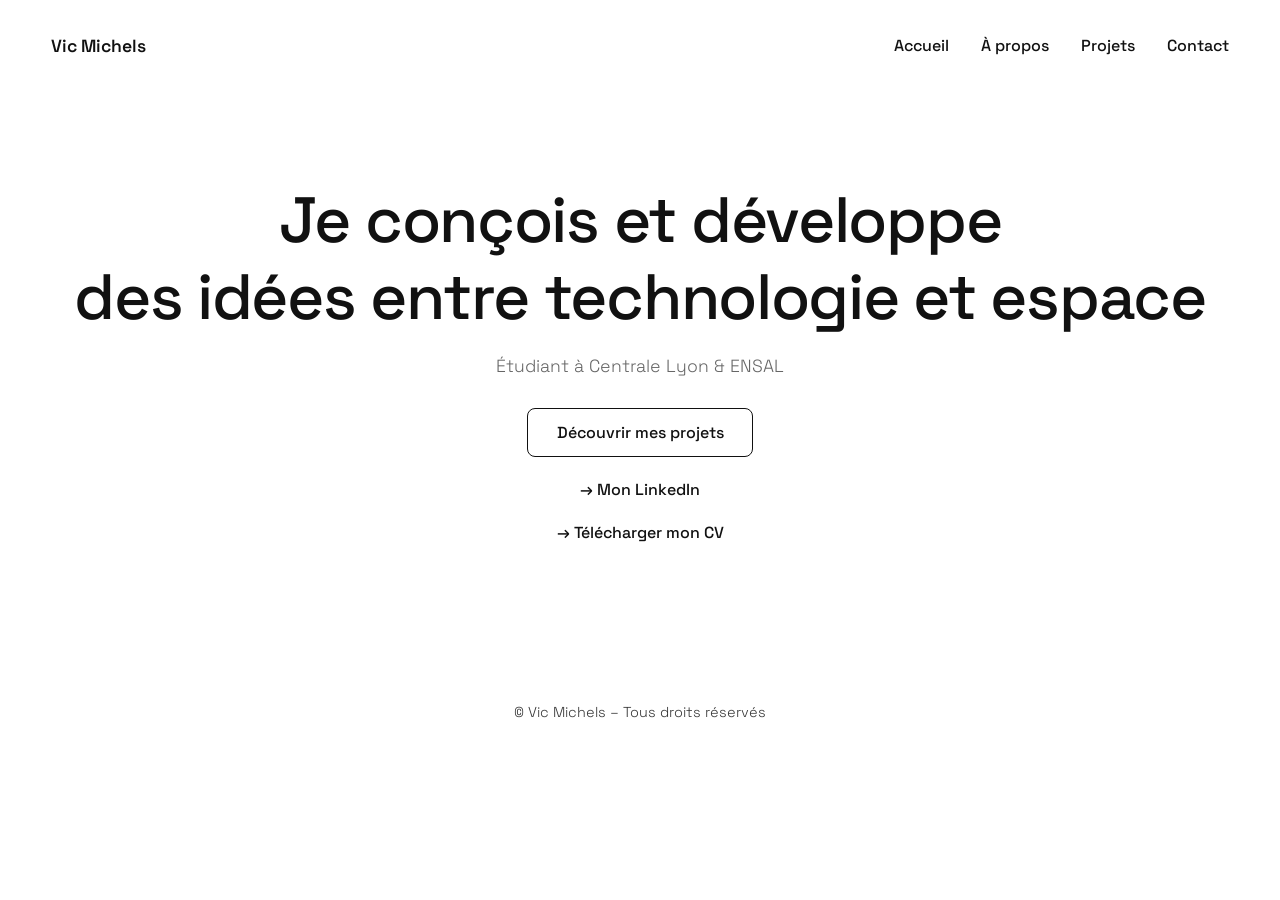
<file: index.html>
<!DOCTYPE html>
<html lang="fr">
<head>
  <meta charset="UTF-8" />
  <meta name="viewport" content="width=device-width, initial-scale=1.0" />
  <title>Ingénieur & Architecte – Vic Michels</title>
  <link href="https://fonts.googleapis.com/css2?family=Space+Grotesk:wght@300;500;700&display=swap" rel="stylesheet">
  <link rel="stylesheet" href="assets/css/style.css" />
</head>
<script src="assets/js/scroll.js"></script>
<body>
  <header>
    <nav class="navbar">
      <div class="logo">Vic Michels</div>
      <ul class="nav-links">
        <li><a href="index.html">Accueil</a></li>
        <li><a href="about.html">À propos</a></li>
        <li><a href="projects.html">Projets</a></li>
        <li><a href="contact.html">Contact</a></li>
      </ul>
    </nav>
  </header>

  <main class="hero fade-in">
    <h1 class="fade-in">Je conçois et développe<br>des idées entre technologie et espace</h1>
    <p class="subtitle" >Étudiant à Centrale Lyon & ENSAL</p>
    <a href="projects.html" class="cta">Découvrir mes projets</a>


    <section class="links">
      <a href="https://www.linkedin.com/in/vic-michels" target="_blank" class="external-link">→ Mon LinkedIn</a>
      <a href="assets/CV Vic.pdf" class="download-cv" download>→ Télécharger mon CV</a>
    </section>

  </main>

  <footer>
    <p>© Vic Michels – Tous droits réservés</p>
  </footer>
</body>
</html>
</file>
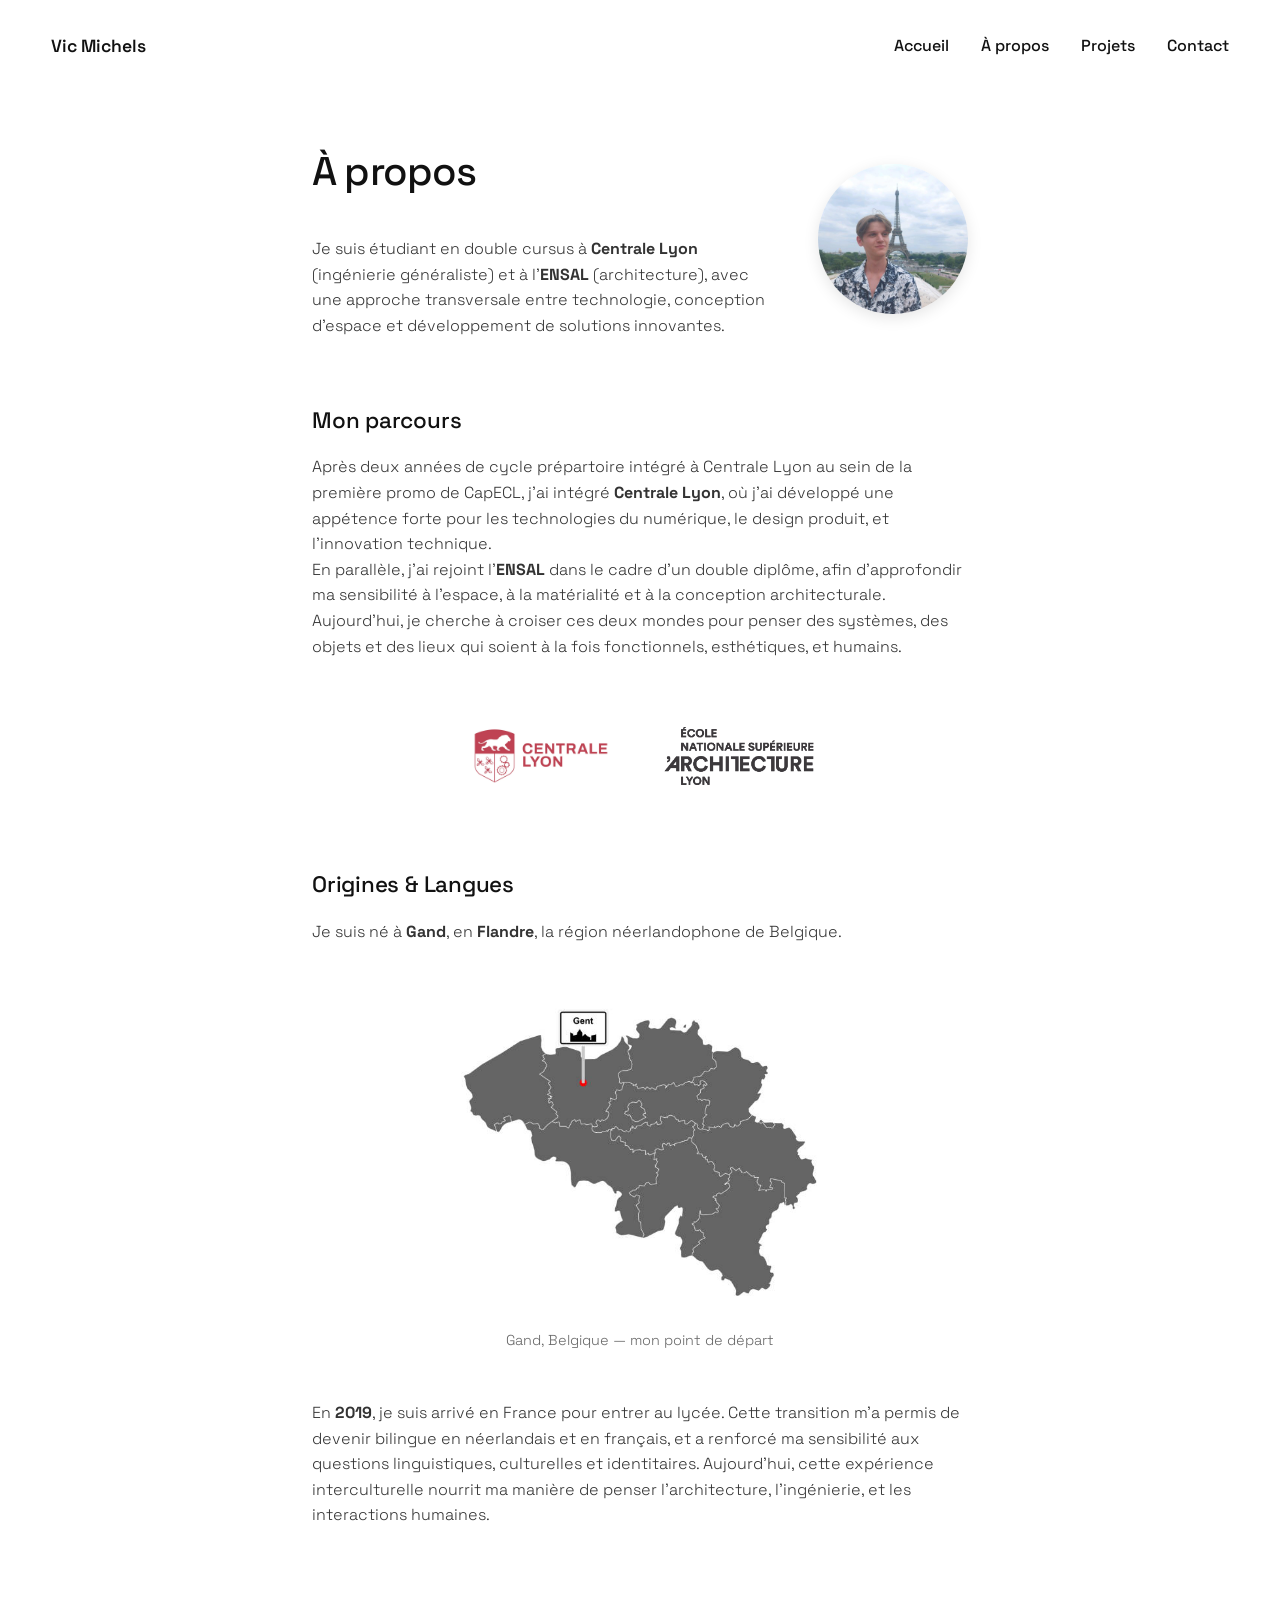
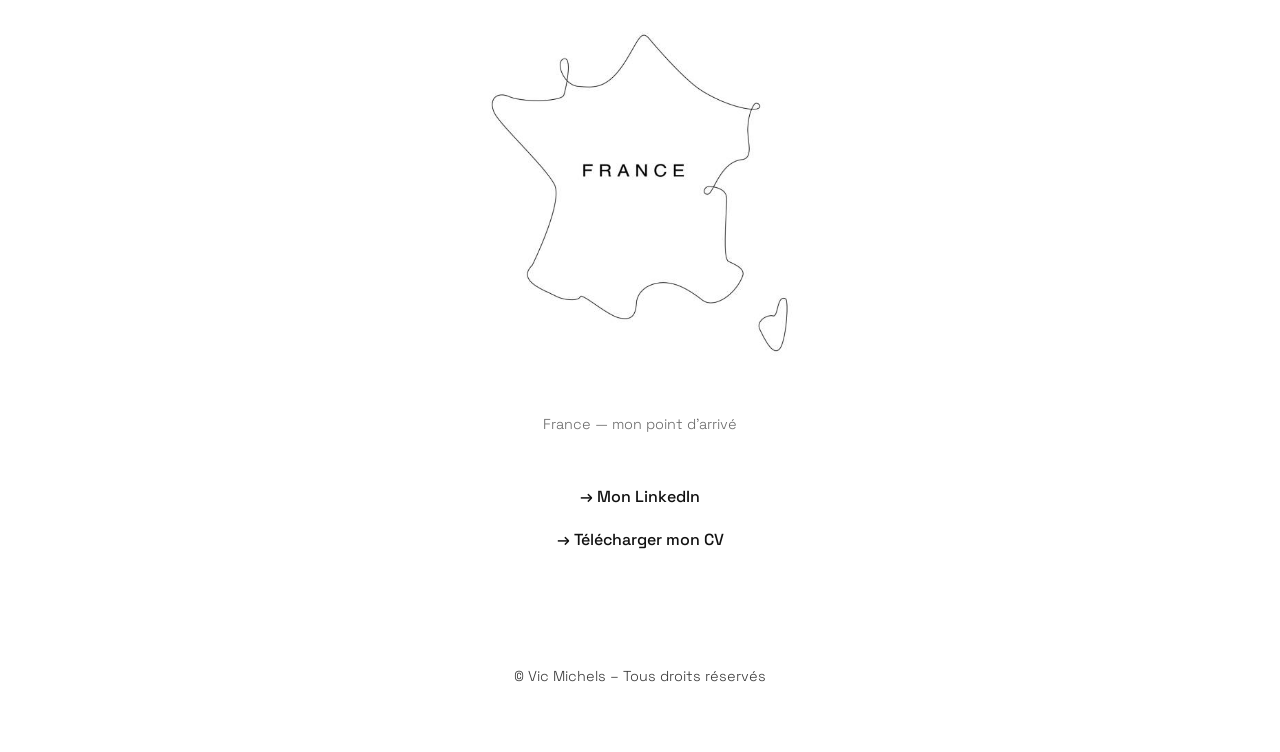
<file: about.html>
<!DOCTYPE html>
<html lang="fr">
<head>
  <meta charset="UTF-8" />
  <meta name="viewport" content="width=device-width, initial-scale=1.0" />
  <title>À propos – Vic Michels</title>
  <link href="https://fonts.googleapis.com/css2?family=Space+Grotesk:wght@300;500;700&display=swap" rel="stylesheet">
  <link rel="stylesheet" href="assets/css/style.css" />
</head>
<script src="assets/js/scroll.js"></script>
<body>
  <header>
    <nav class="navbar">
      <div class="logo">Vic Michels</div>
      <ul class="nav-links">
        <li><a href="index.html">Accueil</a></li>
        <li><a href="about.html">À propos</a></li>
        <li><a href="projects.html">Projets</a></li>
        <li><a href="contact.html">Contact</a></li>
      </ul>
    </nav>
  </header>

<main class="about-container fade-in">
  <section class="intro-with-image">
    <div class="text-content">
      <h1>À propos</h1>
      <p class="fade-in">
        Je suis étudiant en double cursus à <strong>Centrale Lyon</strong> (ingénierie généraliste) et à l’<strong>ENSAL</strong> (architecture), avec une approche transversale entre technologie, conception d’espace et développement de solutions innovantes.
      </p>
    </div>
    <div class="portrait-inline">
      <img src="assets/images/mon-portrait.jpg" alt="Image de Vic Michels" />
    </div>
    
  </section>


  <section class="bio">
    
    <h2>Mon parcours</h2>


    <p class="fade-in">
      Après deux années de cycle prépartoire intégré à Centrale Lyon au sein de la première promo de CapECL, j’ai intégré <strong>Centrale Lyon</strong>, où j’ai développé une appétence forte pour les technologies du numérique, le design produit, et l’innovation technique.
    </p>

    <p class="fade-in">
      En parallèle, j’ai rejoint l’<strong>ENSAL</strong> dans le cadre d’un double diplôme, afin d’approfondir ma sensibilité à l’espace, à la matérialité et à la conception architecturale.
    </p>

    <p class="fade-in">
      Aujourd’hui, je cherche à croiser ces deux mondes pour penser des systèmes, des objets et des lieux qui soient à la fois fonctionnels, esthétiques, et humains.
    </p>

          <div class="logo-gallery fade-in">
        <img src="assets/images/logo_centrale_lyon.webp" alt="Logo Centrale Lyon" />
        <img src="assets/images/logo_ensal.png" alt="Logo ENSAL" />
    </div>


  <h2>Origines & Langues</h2>

  <p class="fade-in">
    Je suis né à <strong>Gand</strong>, en <strong>Flandre</strong>, la région néerlandophone de Belgique.
  </p>

<div class="map-container fade-in">
    <img src="assets/images/carte-gand-belgique.jpg" alt="Carte de la Belgique avec Gand localisé" class="map-image" />
    <p class="map-caption">Gand, Belgique — mon point de départ</p>
</div>

<p class="fade-in">
  En <strong>2019</strong>, je suis arrivé en France pour entrer au lycée. Cette transition m’a permis de devenir bilingue en néerlandais et en français, et a renforcé ma sensibilité aux questions linguistiques, culturelles et identitaires. Aujourd’hui, cette expérience interculturelle nourrit ma manière de penser l’architecture, l’ingénierie, et les interactions humaines.
</p>

<div class="map-container fade-in">
    <img src="assets/images/France.jpg" alt="Carte de la France" class="map-image" />
    <p class="map-caption">France — mon point d'arrivé</p>
</div>




  </section>

  <section class="links">
    <a href="https://www.linkedin.com/in/vic-michels" target="_blank" class="external-link">→ Mon LinkedIn</a>
    <a href="assets/CV Vic.pdf" class="download-cv" download>→ Télécharger mon CV</a>
  </section>
</main>



  <footer>
    <p>© Vic Michels – Tous droits réservés</p>
  </footer>
</body>
</html>
</file>
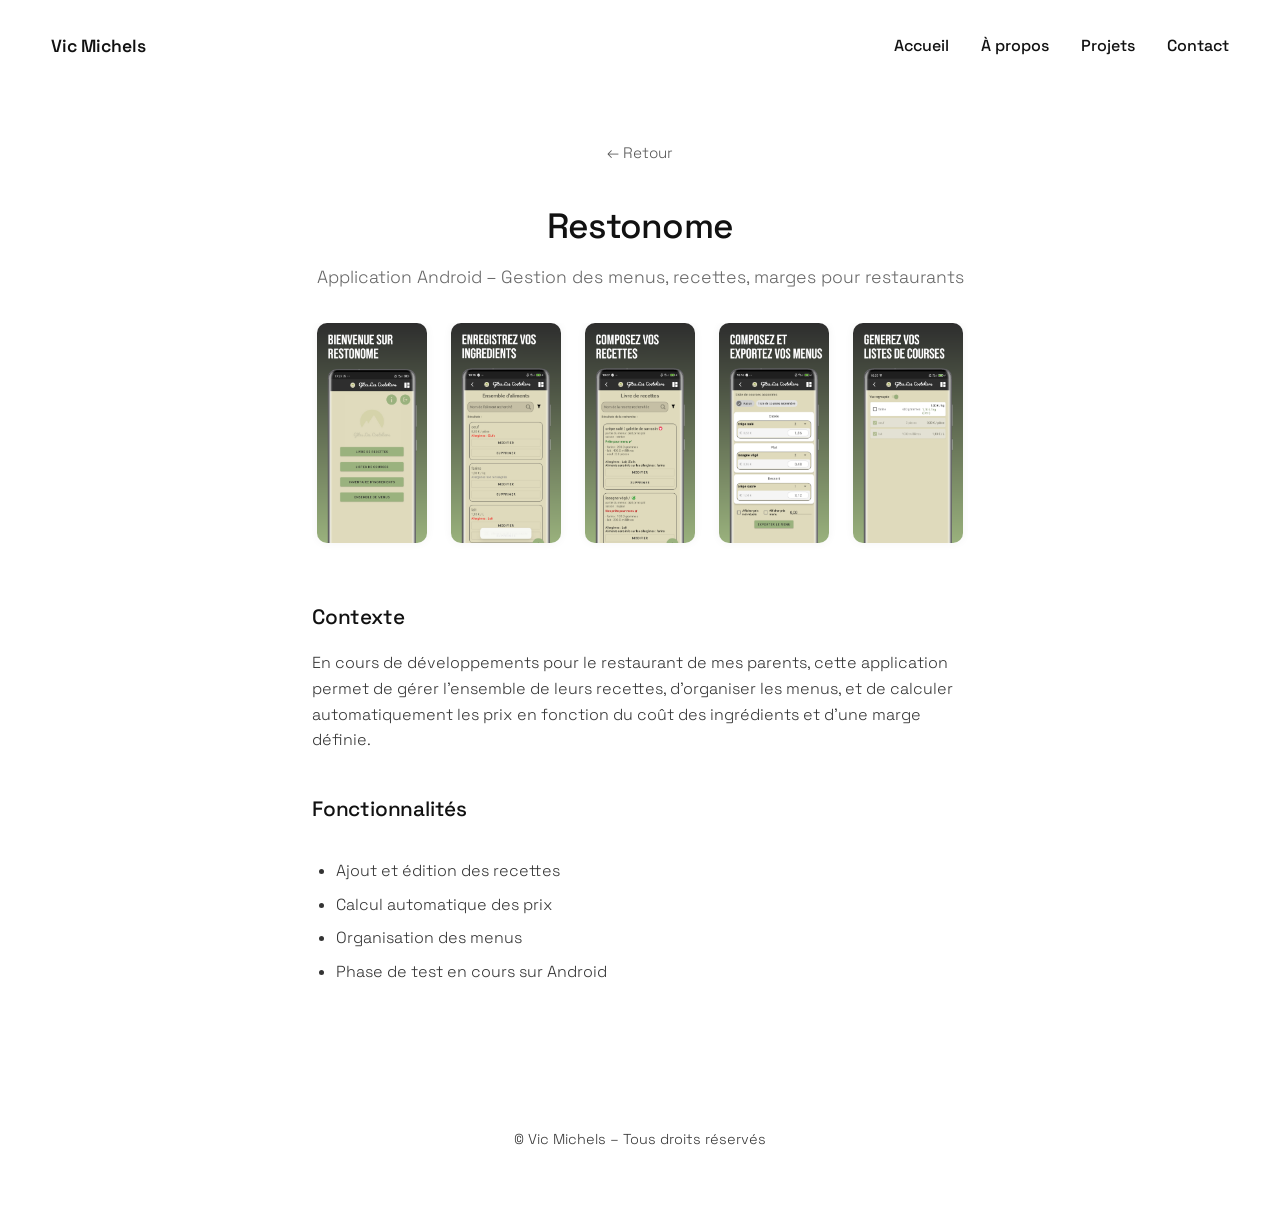
<file: app-restaurant.html>
<!DOCTYPE html>
<html lang="fr">
<head>
  <meta charset="UTF-8" />
  <meta name="viewport" content="width=device-width, initial-scale=1.0" />
  <title>Restonome – Vic Michels</title>
  <link href="https://fonts.googleapis.com/css2?family=Space+Grotesk:wght@300;500;700&display=swap" rel="stylesheet" />
  <link rel="stylesheet" href="assets/css/style.css" />
</head>
<body>
  <header>
    <nav class="navbar">
      <div class="logo">Vic Michels</div>
      <ul class="nav-links">
        <li><a href="index.html">Accueil</a></li>
        <li><a href="about.html">À propos</a></li>
        <li><a href="projects.html">Projets</a></li>
        <li><a href="contact.html">Contact</a></li>
      </ul>
    </nav>
  </header>

  <main class="project-single fade-in">
    <a href="engineering.html" class="back-link">← Retour</a>
    <h1>Restonome</h1>
    <p class="project-subtitle">Application Android – Gestion des menus, recettes, marges pour restaurants</p>

  <div class="project-images-grid">
      <img src="assets/images/restonome1.png" alt="App Restaurant - écran 1" />
      <img src="assets/images/restonome2.png" alt="App Restaurant - écran 2" />
      <img src="assets/images/restonome3.png" alt="App Restaurant - écran 3" />
      <img src="assets/images/restonome4.png" alt="App Restaurant - écran 4" />
      <img src="assets/images/restonome5.png" alt="App Restaurant - écran 5" />
  </div>

  <div class="project-images-carousel">
      <div class="carousel-container">
          <div class="carousel-track">
              <img src="assets/images/restonome1.png" alt="App Restaurant - écran 1" />
              <img src="assets/images/restonome2.png" alt="App Restaurant - écran 2" />
              <img src="assets/images/restonome3.png" alt="App Restaurant - écran 3" />
              <img src="assets/images/restonome4.png" alt="App Restaurant - écran 4" />
              <img src="assets/images/restonome5.png" alt="App Restaurant - écran 5" />
          </div>
          
          <div class="carousel-dots"></div>
      </div>
  </div>
    
    <section class="project-description">
      <h2>Contexte</h2>
      <p>
        En cours de développements pour le restaurant de mes parents, cette application permet de gérer l’ensemble de leurs recettes, d’organiser les menus, et de calculer automatiquement les prix en fonction du coût des ingrédients et d'une marge définie.
      </p>

      <h2>Fonctionnalités</h2>
      <ul>
        <li>Ajout et édition des recettes</li>
        <li>Calcul automatique des prix</li>
        <li>Organisation des menus</li>
        <li>Phase de test en cours sur Android</li>
      </ul>
    </section>
  </main>

  <footer>
    <p>© Vic Michels – Tous droits réservés</p>
  </footer>
  <script src="assets/js/scroll.js"></script>
  <script>
    // Récupérer les éléments du carrousel créé pour mobile
    const carouselContainer = document.querySelector('.project-images-carousel .carousel-container');
    
    // N'exécuter la logique JS que si le carrousel existe (i.e., si on est sur mobile)
    if (carouselContainer) {
        const track = carouselContainer.querySelector('.carousel-track');
        const slides = track.querySelectorAll('img');
        const totalSlides = slides.length;
        const dotsContainer = carouselContainer.querySelector('.carousel-dots');
        
        let current = 0;
        let autoScrollInterval;
        const autoScrollDuration = 3000; // 3 secondes
        let touchStartX = 0;
        let touchEndX = 0;
        const swipeThreshold = 50; // Distance minimum (en pixels) pour valider un glissement

        // --- Fonction de base pour le défilement ---
        function updateCarousel() {
            track.style.transform = `translateX(-${current * 100}%)`;
            document.querySelectorAll('.dot').forEach((dot, index) => {
                dot.classList.toggle('active', index === current);
            });
        }

        // --- Création des indicateurs de position (dots) ---
        function createDots() {
            slides.forEach((_, index) => {
                const dot = document.createElement('span');
                dot.classList.add('dot');
                if (index === 0) dot.classList.add('active');
                dot.addEventListener('click', () => {
                    stopAutoScroll();
                    current = index;
                    updateCarousel();
                    resetAutoScroll();
                });
                dotsContainer.appendChild(dot);
            });
        }

        // --- Fonctions de navigation ---
        function moveToNextSlide() {
            current = (current + 1) % totalSlides;
            updateCarousel();
        }

        function moveToPrevSlide() {
            current = (current - 1 + totalSlides) % totalSlides;
            updateCarousel();
        }

        // --- Gestion de l'Autoscroll ---
        function startAutoScroll() {
            stopAutoScroll(); 
            autoScrollInterval = setInterval(moveToNextSlide, autoScrollDuration);
        }

        function stopAutoScroll() {
            clearInterval(autoScrollInterval);
        }
        
        function resetAutoScroll() {
            startAutoScroll();
        }
        
        // --- Gestion du Touch/Swipe ---
        carouselContainer.addEventListener('touchstart', (e) => {
            stopAutoScroll(); 
            touchStartX = e.changedTouches[0].screenX;
        }, {passive: true});

        carouselContainer.addEventListener('touchend', (e) => {
            touchEndX = e.changedTouches[0].screenX;
            handleSwipe();
            resetAutoScroll(); 
        });

        function handleSwipe() {
            const deltaX = touchEndX - touchStartX;
            if (Math.abs(deltaX) > swipeThreshold) {
                if (deltaX > 0) {
                    moveToPrevSlide();
                } else {
                    moveToNextSlide();
                }
            }
        }
        
        // --- Démarrage initial ---
        createDots();
        startAutoScroll();

        // --- Lightbox (sans les images du carrousel pour éviter les bugs) ---
        // Si vous voulez la lightbox sur les images de la grille, laissez-la ici
    }
  </script>
</body>
</html>
</file>
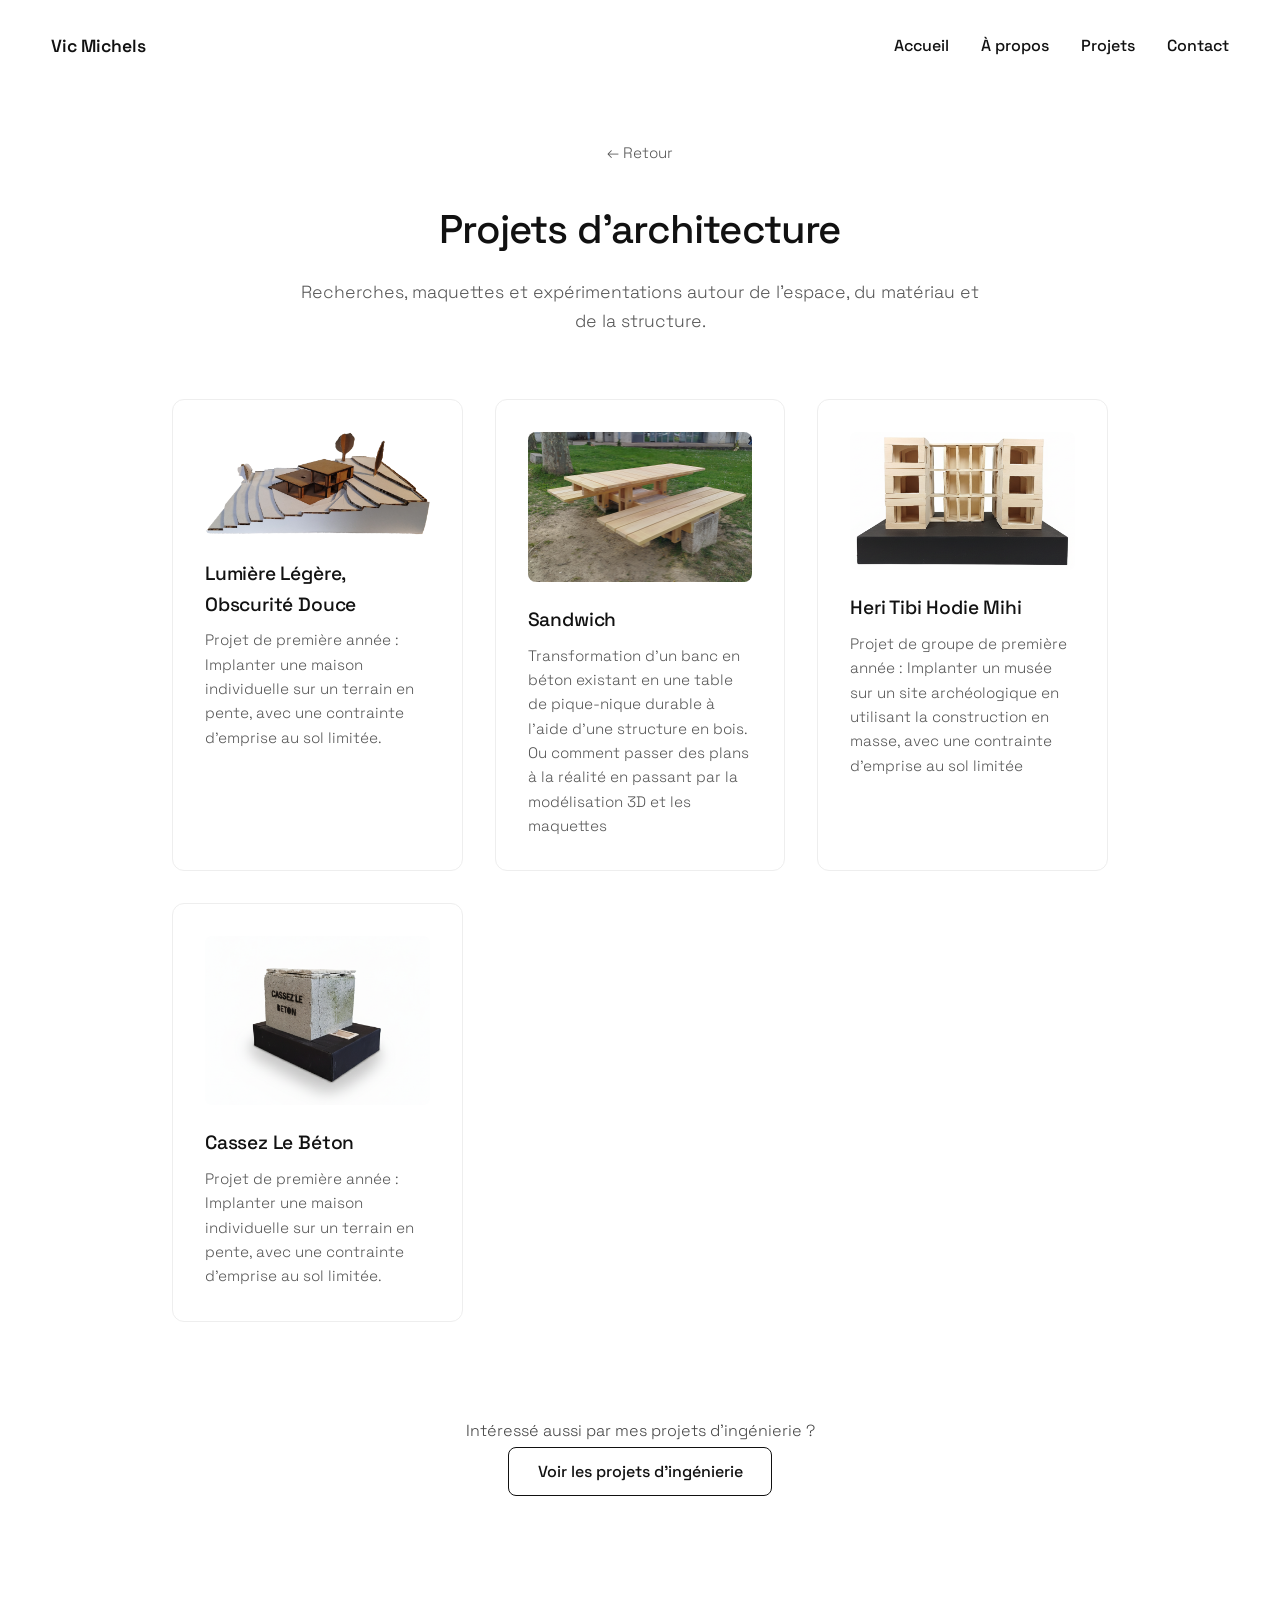
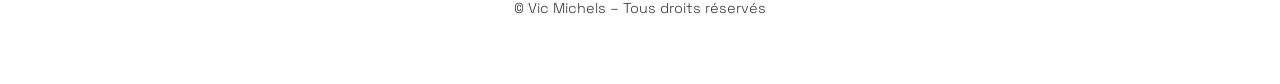
<file: architecture.html>
<!DOCTYPE html>
<html lang="fr">
<head>
  <meta charset="UTF-8" />
  <meta name="viewport" content="width=device-width, initial-scale=1.0" />
  <title>Architecture – Vic Michels</title>
  <link href="https://fonts.googleapis.com/css2?family=Space+Grotesk:wght@300;500;700&display=swap" rel="stylesheet" />
  <link rel="stylesheet" href="assets/css/style.css" />
</head>
<body>
  <header>
    <nav class="navbar">
      <div class="logo">Vic Michels</div>
      <ul class="nav-links">
        <li><a href="index.html">Accueil</a></li>
        <li><a href="about.html">À propos</a></li>
        <li><a href="projects.html">Projets</a></li>
        <li><a href="contact.html">Contact</a></li>
      </ul>
    </nav>
  </header>

  <main class="projects-detail fade-in">
        <a href="projects.html" class="back-link">← Retour</a>
    <h1>Projets d’architecture</h1>
    <p class="projects-intro fade-in">Recherches, maquettes et expérimentations autour de l’espace, du matériau et de la structure.</p>

    <div class="project-grid">
      <a href="lumière-légère-obscurité-douce.html" class="project-card fade-in">
        <img src="assets/images/proj1-maquette.png" alt="Rendu architectural 1" />
        <h2>Lumière Légère, Obscurité Douce</h2>
        <p>Projet de première année : Implanter une maison individuelle sur un terrain en pente, avec une contrainte d’emprise au sol limitée.</p>
      </a>

      <a href="sandwich.html" class="project-card fade-in">
        <img src="assets/images/proj2-realisation.png" alt="Réalisation à l'échelle 1:1" />
        <h2>Sandwich</h2>
        <p>Transformation d’un banc en béton existant en une table de pique-nique durable à l’aide d’une structure en bois. Ou comment passer des plans à la réalité en passant par la modélisation 3D et les maquettes</p>
      </a>

      <a href="heri-tibi-hodie-mihi.html" class="project-card fade-in">
        <img src="assets/images/proj3_maquette1.png" alt="Rendu architectural 2" />
        <h2>Heri Tibi Hodie Mihi</h2>
        <p>Projet de groupe de première année : Implanter un musée sur un site archéologique en utilisant la construction en masse, avec une contrainte d'emprise au sol limitée</p>
      </a>

      <a href="cassez-le-béton.html" class="project-card fade-in">
        <img src="assets/images/proj4-maquette1.png" alt="Rendu architectural 3" />
        <h2>Cassez Le Béton</h2>
        <p>Projet de première année : Implanter une maison individuelle sur un terrain en pente, avec une contrainte d’emprise au sol limitée.</p>
      </a>

    </div>

        <div class="switch-section fade-in">
        <p>Intéressé aussi par mes projets d’ingénierie ?</p>
        <a href="engineering.html" class="cta">Voir les projets d’ingénierie</a>
    </div>
  </main>

  <footer>
    <p>© Vic Michels – Tous droits réservés</p>
  </footer>

  <script src="assets/js/scroll.js"></script>
</body>
</html>
</file>
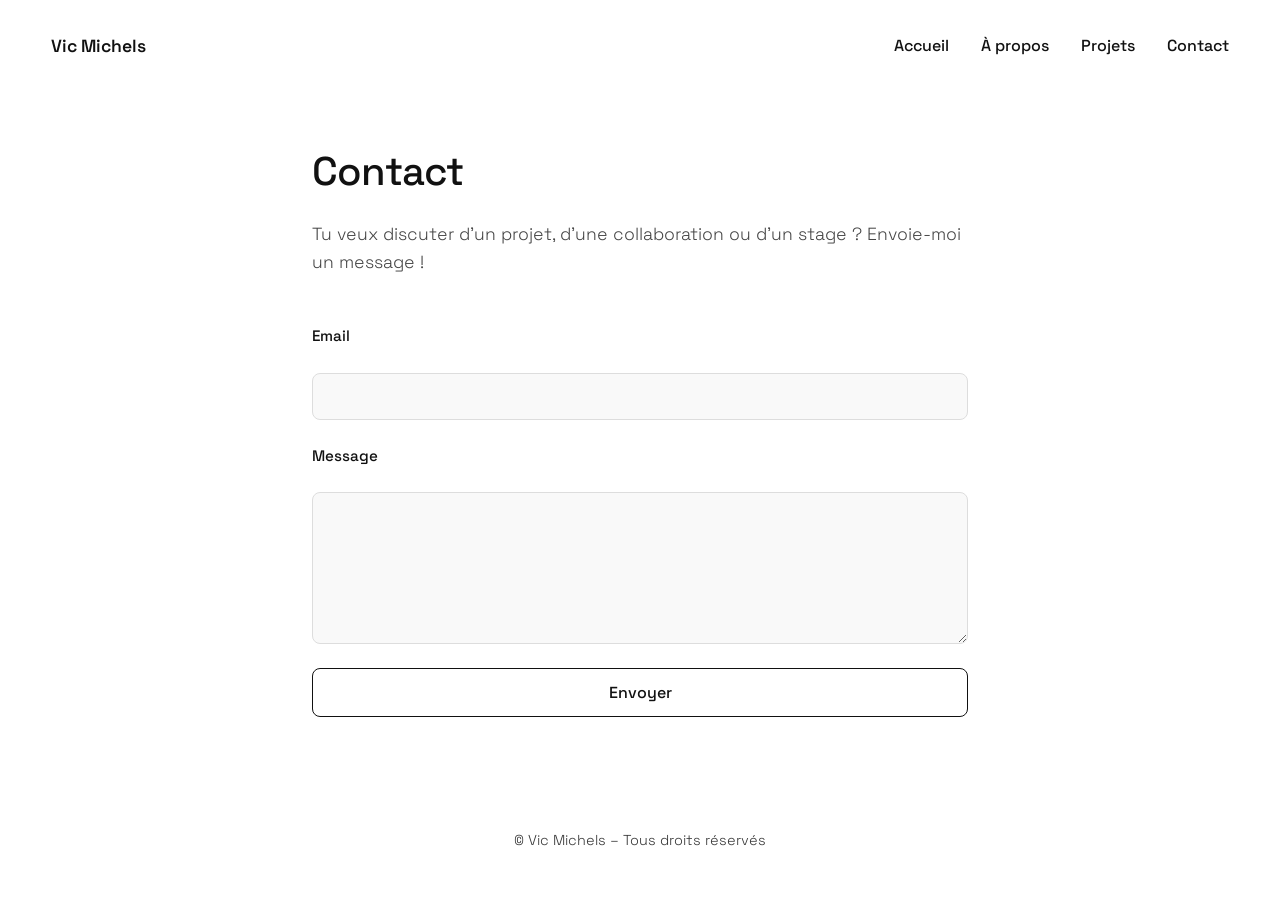
<file: contact.html>
<!DOCTYPE html>
<html lang="fr">
<head>
  <meta charset="UTF-8" />
  <meta name="viewport" content="width=device-width, initial-scale=1.0" />
  <title>Contact – Vic Michels</title>
  <link href="https://fonts.googleapis.com/css2?family=Space+Grotesk:wght@300;500;700&display=swap" rel="stylesheet" />
  <link rel="stylesheet" href="assets/css/style.css" />
</head>
<body>
  <header>
    <nav class="navbar">
      <div class="logo">Vic Michels</div>
      <ul class="nav-links">
        <li><a href="index.html">Accueil</a></li>
        <li><a href="about.html">À propos</a></li>
        <li><a href="projects.html">Projets</a></li>
        <li><a href="contact.html">Contact</a></li>
      </ul>
    </nav>
  </header>

  <main class="contact-container fade-in">
    <h1>Contact</h1>
    <p class="contact-intro">
      Tu veux discuter d’un projet, d’une collaboration ou d’un stage ? Envoie-moi un message !</a>
    </p>

    <form class="contact-form" action="https://formspree.io/f/meornbkq" method="POST">

      <label for="email">Email</label>
      <input type="email" id="email" name="email" required />

      <label for="message">Message</label>
      <textarea id="message" name="message" rows="6" required></textarea>

      <button type="submit" class="cta">Envoyer</button>
    </form>
  </main>

  <footer>
    <p>© Vic Michels – Tous droits réservés</p>
  </footer>

  <script src="assets/js/scroll.js"></script>
</body>
</html>
</file>
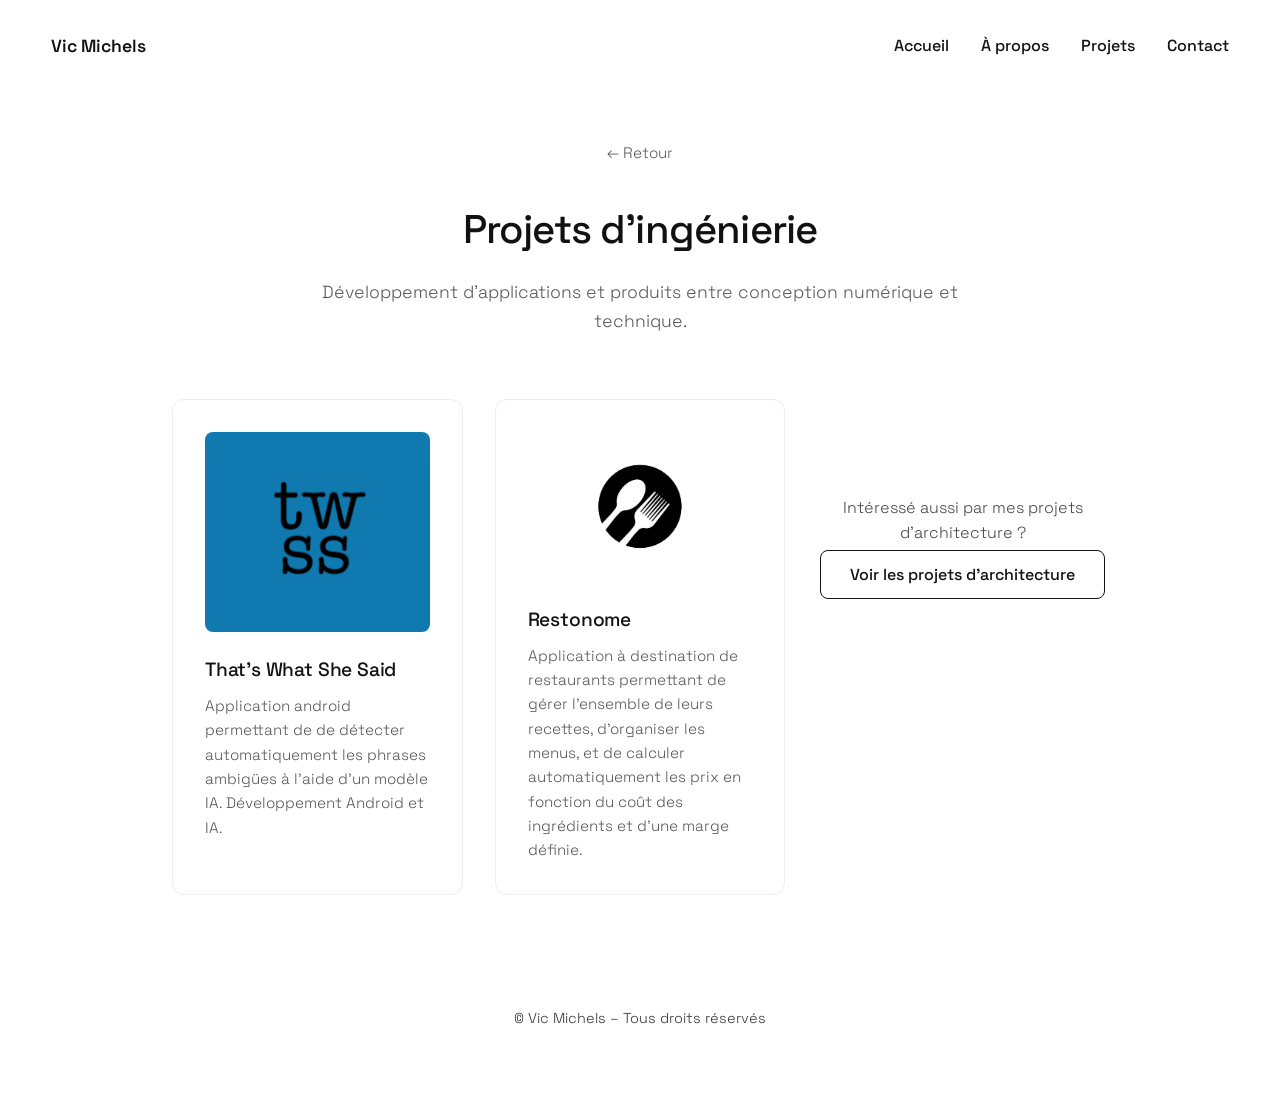
<file: engineering.html>
<!DOCTYPE html>
<html lang="fr">
<head>
  <meta charset="UTF-8" />
  <meta name="viewport" content="width=device-width, initial-scale=1.0" />
  <title>Ingénierie – Vic Michels</title>
  <link href="https://fonts.googleapis.com/css2?family=Space+Grotesk:wght@300;500;700&display=swap" rel="stylesheet" />
  <link rel="stylesheet" href="assets/css/style.css" />
</head>
<body>
  <header>
    <nav class="navbar">
      <div class="logo">Vic Michels</div>
      <ul class="nav-links">
        <li><a href="index.html">Accueil</a></li>
        <li><a href="about.html">À propos</a></li>
        <li><a href="projects.html">Projets</a></li>
        <li><a href="contact.html">Contact</a></li>
      </ul>
    </nav>
  </header>

  <main class="projects-detail fade-in">
    <a href="projects.html" class="back-link">← Retour</a>
    <h1>Projets d’ingénierie</h1>
    <p class="projects-intro fade-in">Développement d’applications et produits entre conception numérique et technique.</p>

    <div class="project-grid">
      <!-- Carte projet 1 -->
      <a href="twss.html" class="project-card fade-in">
        <img src="assets/images/twss.webp" alt="Capture App 1" />
        <h2>That's What She Said</h2>
        <p>Application android permettant de de détecter automatiquement les phrases ambigües à l’aide d’un modèle IA. Développement Android et IA.</p>
      </a>

      <!-- Carte projet 2 -->
      <a href="app-restaurant.html" class="project-card fade-in">
        <img src="assets/images/rest.jpg" alt="Capture App 2" />
        <h2>Restonome</h2>
        <p>Application à destination de restaurants permettant de gérer l'ensemble de leurs recettes, d’organiser les menus, et de calculer automatiquement les prix en fonction du coût des ingrédients et d'une marge définie.</p>
      </a>

      

    <div class="switch-section fade-in">
        <p>Intéressé aussi par mes projets d’architecture ?</p>
        <a href="architecture.html" class="cta">Voir les projets d’architecture</a>
    </div>

  </main>

  <footer>
    <p>© Vic Michels – Tous droits réservés</p>
  </footer>

  <script src="assets/js/scroll.js"></script>
</body>
</html>
</file>
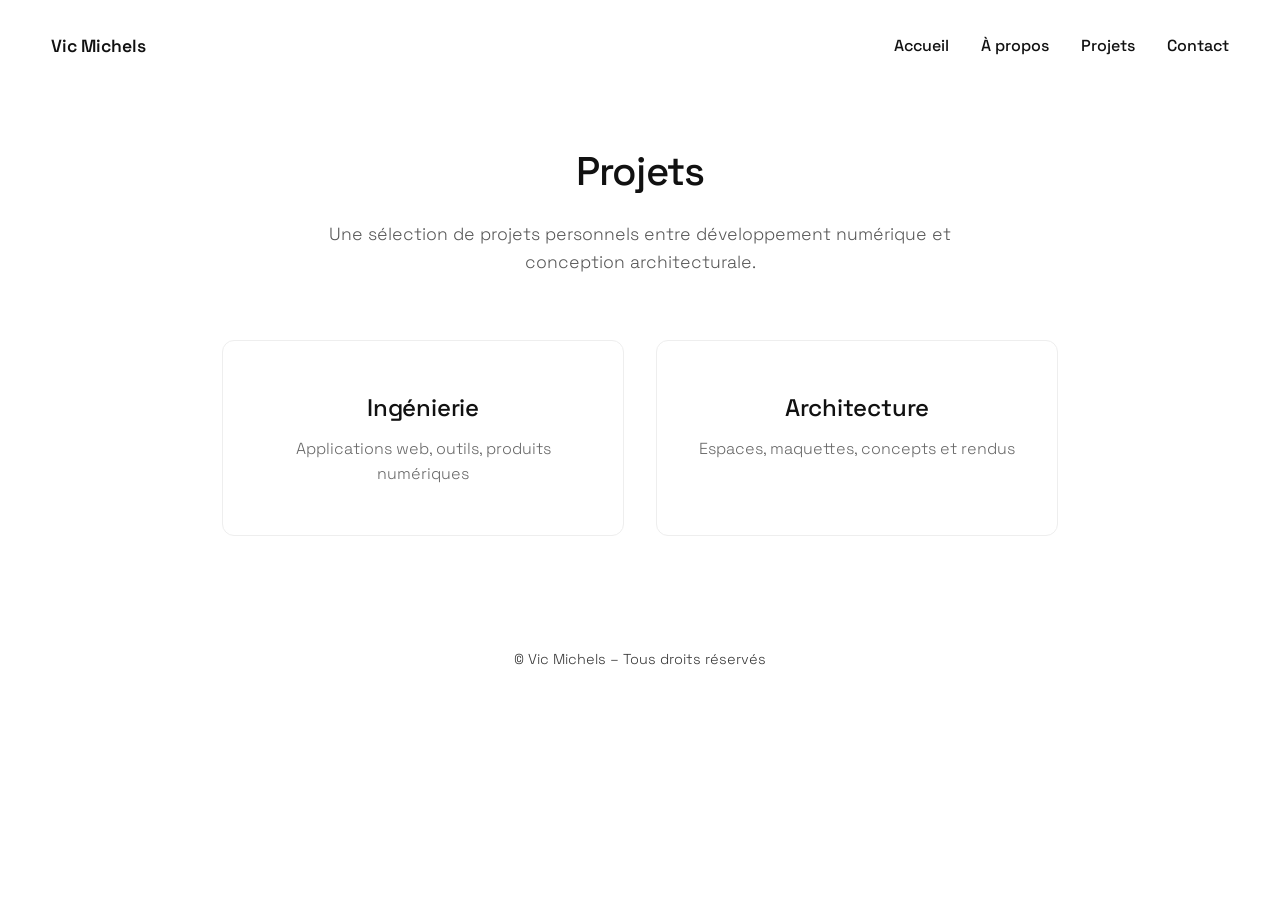
<file: projects.html>
<!DOCTYPE html>
<html lang="fr">
<head>
  <meta charset="UTF-8" />
  <meta name="viewport" content="width=device-width, initial-scale=1.0" />
  <title>Projets – Vic Michels</title>
  <link href="https://fonts.googleapis.com/css2?family=Space+Grotesk:wght@300;500;700&display=swap" rel="stylesheet" />
  <link rel="stylesheet" href="assets/css/style.css" />
</head>
<body>
  <header>
    <nav class="navbar">
      <div class="logo">Vic Michels</div>
      <ul class="nav-links">
        <li><a href="index.html">Accueil</a></li>
        <li><a href="about.html">À propos</a></li>
        <li><a href="projects.html">Projets</a></li>
        <li><a href="contact.html">Contact</a></li>
      </ul>
    </nav>
  </header>

  <main class="projects-container fade-in">
    <h1>Projets</h1>
    <p class="projects-intro fade-in">
      Une sélection de projets personnels entre développement numérique et conception architecturale.
    </p>

    <div class="project-links">
      <a href="engineering.html" class="project-card fade-in">
        <h2>Ingénierie</h2>
        <p>Applications web, outils, produits numériques</p>
      </a>

      <a href="architecture.html" class="project-card fade-in">
        <h2>Architecture</h2>
        <p>Espaces, maquettes, concepts et rendus</p>
      </a>
    </div>
  </main>

  <footer>
    <p>© Vic Michels – Tous droits réservés</p>
  </footer>

  <script src="assets/js/scroll.js"></script>
</body>
</html>
</file>
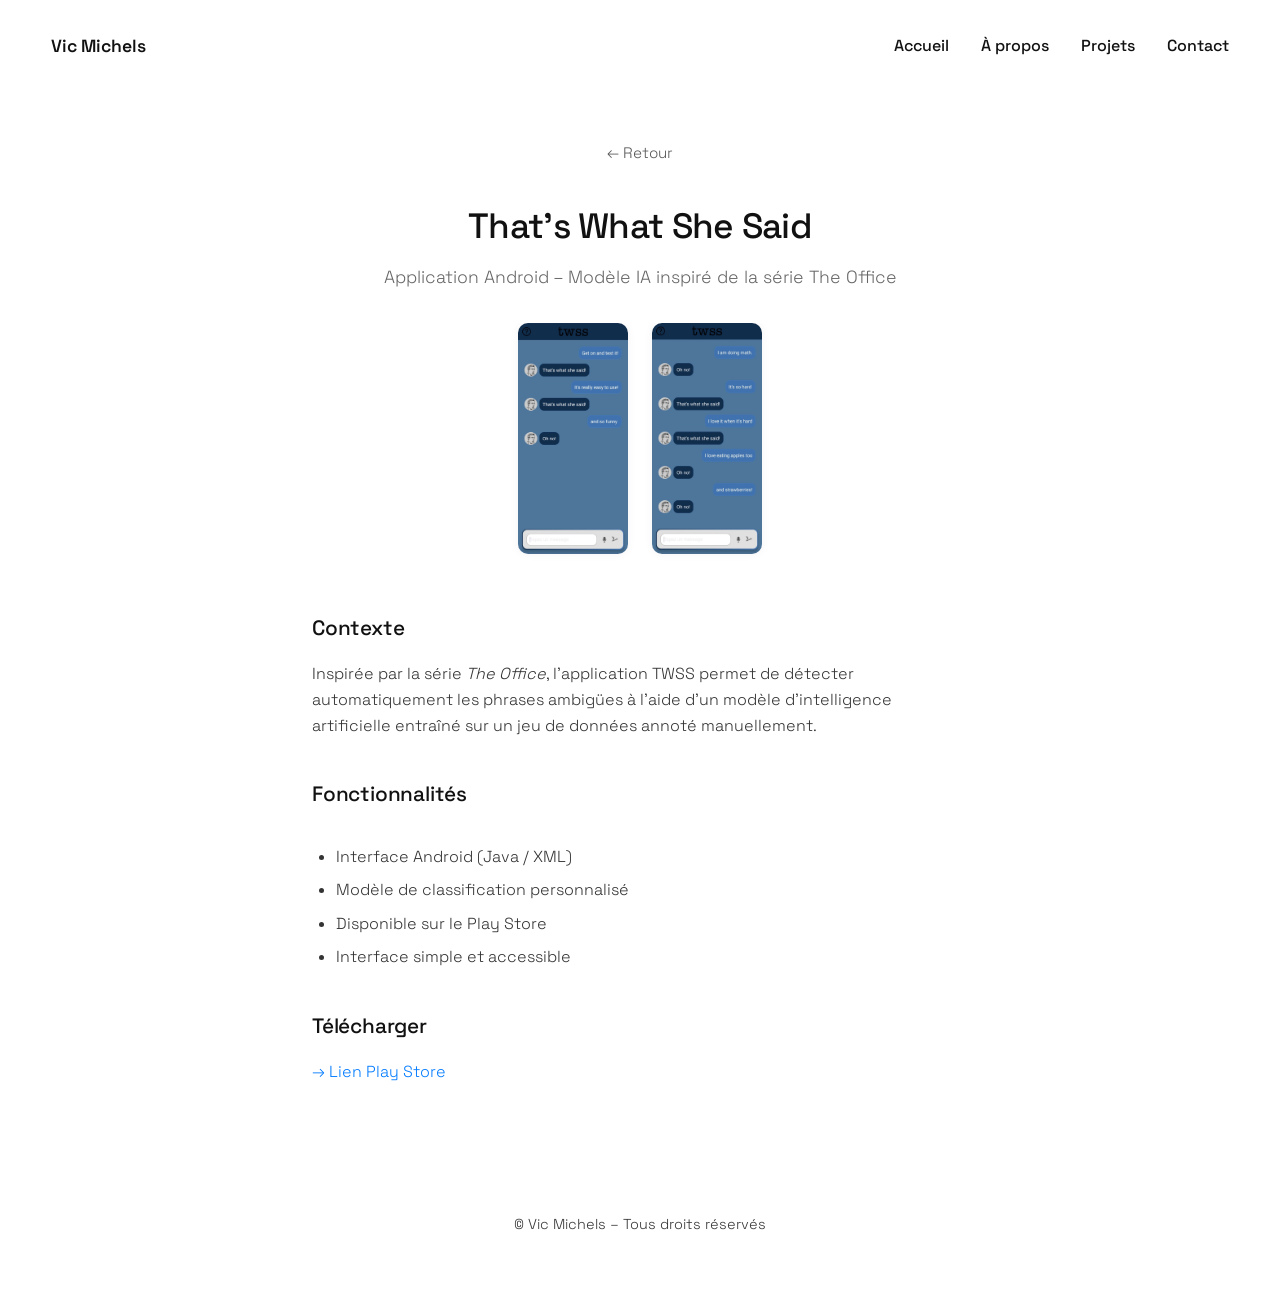
<file: twss.html>
<!DOCTYPE html>
<html lang="fr">
<head>
  <meta charset="UTF-8" />
  <meta name="viewport" content="width=device-width, initial-scale=1.0" />
  <title>TWSS – Vic Michels</title>
  <link href="https://fonts.googleapis.com/css2?family=Space+Grotesk:wght@300;500;700&display=swap" rel="stylesheet" />
  <link rel="stylesheet" href="assets/css/style.css" />
</head>
<body>
  <header>
    <nav class="navbar">
      <div class="logo">Vic Michels</div>
      <ul class="nav-links">
        <li><a href="index.html">Accueil</a></li>
        <li><a href="about.html">À propos</a></li>
        <li><a href="projects.html">Projets</a></li>
        <li><a href="contact.html">Contact</a></li>
      </ul>
    </nav>
  </header>

  <main class="project-single fade-in">
    <a href="engineering.html" class="back-link">← Retour</a>
    <h1>That's What She Said</h1>
    <p class="project-subtitle">Application Android – Modèle IA inspiré de la série The Office</p>

      <div class="project-images-grid">
        <img src="assets/images/twss1.webp" alt="App TWSS - écran 1" />
        <img src="assets/images/twss2.webp" alt="App TWSS - écran 2" />
      </div>

      <div class="project-images-carousel">
      <div class="carousel-container">
          <div class="carousel-track">
            <img src="assets/images/twss1.webp" alt="App TWSS - écran 1" />
            <img src="assets/images/twss2.webp" alt="App TWSS - écran 2" />
          </div>
          
          <div class="carousel-dots"></div>
      </div>
  </div>


    <section class="project-description ">
      <h2>Contexte</h2>
      <p>
        Inspirée par la série <em>The Office</em>, l'application TWSS permet de détecter automatiquement les phrases ambigües à l’aide d’un modèle d’intelligence artificielle entraîné sur un jeu de données annoté manuellement.
      </p>

      <h2>Fonctionnalités</h2>
      <ul>
        <li>Interface Android (Java / XML)</li>
        <li>Modèle de classification personnalisé</li>
        <li>Disponible sur le Play Store</li>
        <li>Interface simple et accessible</li>
      </ul>

      <h2>Télécharger</h2>
      <p>
        <a href="https://play.google.com/store/apps/details?id=com.vvvdeveloppement.thatswhatshesaid&pcampaignid=web_share" target="_blank">→ Lien Play Store</a>
      </p>
    </section>
  </main>

  <footer>
    <p>© Vic Michels – Tous droits réservés</p>
  </footer>
  <script src="assets/js/scroll.js"></script>
  <script>
    // Récupérer les éléments du carrousel créé pour mobile
    const carouselContainer = document.querySelector('.project-images-carousel .carousel-container');
    
    // N'exécuter la logique JS que si le carrousel existe (i.e., si on est sur mobile)
    if (carouselContainer) {
        const track = carouselContainer.querySelector('.carousel-track');
        const slides = track.querySelectorAll('img');
        const totalSlides = slides.length;
        const dotsContainer = carouselContainer.querySelector('.carousel-dots');
        
        let current = 0;
        let autoScrollInterval;
        const autoScrollDuration = 3000; // 3 secondes
        let touchStartX = 0;
        let touchEndX = 0;
        const swipeThreshold = 50; // Distance minimum (en pixels) pour valider un glissement

        // --- Fonction de base pour le défilement ---
        function updateCarousel() {
            track.style.transform = `translateX(-${current * 100}%)`;
            document.querySelectorAll('.dot').forEach((dot, index) => {
                dot.classList.toggle('active', index === current);
            });
        }

        // --- Création des indicateurs de position (dots) ---
        function createDots() {
            slides.forEach((_, index) => {
                const dot = document.createElement('span');
                dot.classList.add('dot');
                if (index === 0) dot.classList.add('active');
                dot.addEventListener('click', () => {
                    stopAutoScroll();
                    current = index;
                    updateCarousel();
                    resetAutoScroll();
                });
                dotsContainer.appendChild(dot);
            });
        }

        // --- Fonctions de navigation ---
        function moveToNextSlide() {
            current = (current + 1) % totalSlides;
            updateCarousel();
        }

        function moveToPrevSlide() {
            current = (current - 1 + totalSlides) % totalSlides;
            updateCarousel();
        }

        // --- Gestion de l'Autoscroll ---
        function startAutoScroll() {
            stopAutoScroll(); 
            autoScrollInterval = setInterval(moveToNextSlide, autoScrollDuration);
        }

        function stopAutoScroll() {
            clearInterval(autoScrollInterval);
        }
        
        function resetAutoScroll() {
            startAutoScroll();
        }
        
        // --- Gestion du Touch/Swipe ---
        carouselContainer.addEventListener('touchstart', (e) => {
            stopAutoScroll(); 
            touchStartX = e.changedTouches[0].screenX;
        }, {passive: true});

        carouselContainer.addEventListener('touchend', (e) => {
            touchEndX = e.changedTouches[0].screenX;
            handleSwipe();
            resetAutoScroll(); 
        });

        function handleSwipe() {
            const deltaX = touchEndX - touchStartX;
            if (Math.abs(deltaX) > swipeThreshold) {
                if (deltaX > 0) {
                    moveToPrevSlide();
                } else {
                    moveToNextSlide();
                }
            }
        }
        
        // --- Démarrage initial ---
        createDots();
        startAutoScroll();

        // --- Lightbox (sans les images du carrousel pour éviter les bugs) ---
        // Si vous voulez la lightbox sur les images de la grille, laissez-la ici
    }
  </script>
</body>
</html>
</file>
<file: assets/css/style.css>
:root {
  --text-color: #111;
  --bg-color: #fff;
  --accent-color: #007aff;
  --font: 'Space Grotesk', sans-serif;
}

/* 1. Reset & Base */
* {
  margin: 0;
  padding: 0;
  box-sizing: border-box;
}

body {
  font-family: var(--font);
  background: var(--bg-color);
  color: var(--text-color);
  line-height: 1.6;
  font-weight: 300;
  overflow-y: scroll;
}

/* 2. Navigation */
.navbar {
  display: flex;
  justify-content: space-between;
  align-items: center;
  padding: 2rem 4vw;
  font-weight: 500;
}

.logo {
  font-weight: 600;
  font-size: 1.1rem;
}

.nav-links {
  display: flex;
  gap: 2rem;
  list-style: none;
}

.nav-links a {
  text-decoration: none;
  color: var(--text-color);
  transition: opacity 0.2s ease;
}

.nav-links a:hover {
  opacity: 0.6;
}

/* 3. Global Typography & Structure */
h1 {
  font-weight: 500;
  letter-spacing: -0.02em;
}

h2 {
  font-weight: 500;
  letter-spacing: -0.01em;
}

p {
  color: #333;
}

.back-link {
  display: inline-block;
  margin-bottom: 2rem;
  font-size: 0.95rem;
  color: #555;
  text-decoration: none;
  border-bottom: 1px solid transparent;
  transition: color 0.3s ease, border-color 0.3s ease;
}

.back-link:hover {
  color: #000;
  border-color: #000;
}

/* 4. Hero Section (Index) */
.hero {
  padding: 10vh 4vw;
  text-align: center;
}

.hero h1 {
  font-size: clamp(2rem, 6vw, 4rem);
  line-height: 1.2;
  margin-bottom: 1rem;
}

.subtitle {
  font-size: 1.1rem;
  color: #666;
  margin-bottom: 2.5rem;
}

/* 5. Call to Action (CTA) & Links */
.cta,
button.cta {
  font-weight: 500;
  text-decoration: none;
  padding: 0.8rem 1.8rem;
  border: 1px solid var(--text-color);
  border-radius: 8px;
  color: var(--text-color);
  transition: all 0.3s ease;
  font-family: var(--font);
  font-size: 1rem;
  cursor: pointer;
  background: transparent;
}

.cta:hover,
button.cta:hover {
  background: var(--text-color);
  color: var(--bg-color);
}

button.cta:focus {
  outline: none;
}

.links {
  display: flex;
  flex-direction: column;
  align-items: center;
  gap: 1rem;
  margin-top: 2rem;
}

.external-link,
.download-cv {
  color: var(--text-color);
  text-decoration: none;
  font-weight: 500;
  border-bottom: 1px solid transparent;
  transition: border-color 0.3s ease;
  width: fit-content;
}

.external-link:hover,
.download-cv:hover {
  border-color: var(--text-color);
}

/* 6. Page Containers */
.about-container,
.projects-container,
.projects-detail,
.contact-container,
.project-single {
  max-width: 720px;
  margin: 0 auto;
  padding: 3rem 2rem; /* Espace principal des conteneurs (Desktop) */
}

/* About Page (about.html) */
.about-container h1 {
  font-size: 2.5rem;
  margin-bottom: 2rem;
}

.about-container h2 {
  font-size: 1.4rem;
  margin-top: 4rem;
  margin-bottom: 1rem;
}

.intro-with-image {
  display: flex;
  align-items: center;
  gap: 3rem;
  margin-bottom: 4rem;
  flex-wrap: wrap;
}

.text-content {
  flex: 1 1 300px;
  min-width: 280px;
}

.portrait-inline {
  width: 150px;
  height: 150px;
  flex-shrink: 0;
  border-radius: 50%;
  overflow: hidden;
  box-shadow: 0 4px 15px rgba(0,0,0,0.1);
  opacity: 0.95;
}

.portrait-inline img {
  width: 100%;
  height: 100%;
  object-fit: cover;
  display: block;
}

/* Style des logos d'écoles */
.logo-gallery {
    display: flex;
    justify-content: center;
    align-items: center;
    gap: 3rem; 
    margin: 3rem 0;
    padding: 1rem 0;
}

.logo-gallery img {
    max-width: 150px; 
    width: 100%;
    height: auto;
    object-fit: contain;
    opacity: 0.85;
    transition: opacity 0.3s;
}

.logo-gallery img:hover {
    opacity: 1;
}

/* Style des cartes de localisation */
.map-container {
    text-align: center;
    margin: 3rem auto;
}

.map-image {
    max-width: 400px;
    width: 100%;
    height: auto;
    display: block;
    margin: 1rem auto;
    border-radius: 8px;
}

.map-caption {
    font-size: 0.9rem;
    color: #666;
    margin-top: 0.5rem;
}


/* Projects Index Page (projects.html) */
.projects-container {
  max-width: 900px;
  text-align: center;
}

.projects-container h1 {
  font-size: 2.5rem;
  margin-bottom: 1rem;
}

.projects-intro {
  font-size: 1.1rem;
  color: #555;
  margin-bottom: 4rem;
  max-width: 700px;
  margin: 0 auto 4rem auto;
}

.project-links {
  display: grid;
  grid-template-columns: 1fr 1fr;
  gap: 2rem;
}

.project-card {
  display: block;
  text-decoration: none;
  color: var(--text-color);
  border: 1px solid #eee;
  border-radius: 12px;
  padding: 3rem 2rem;
  transition: transform 0.3s ease, background 0.3s ease, box-shadow 0.3s ease;
  background: #fff;
}

.project-card:hover {
  background: #f9f9f9;
  transform: translateY(-5px);
  box-shadow: 0 10px 30px rgba(0, 0, 0, 0.05);
}

.project-card h2 {
  font-size: 1.5rem;
  margin-bottom: 0.5rem;
}

.project-card p {
  font-size: 1rem;
  color: #666;
}

/* Projects Detail Pages (engineering.html, architecture.html) */
.projects-detail {
  max-width: 1000px;
  text-align: center;
}

.projects-detail h1 {
  font-size: 2.5rem;
  margin-bottom: 1rem;
}

.project-grid {
  display: grid;
  grid-template-columns: 1fr 1fr 1fr;
  gap: 2rem;
  margin-top: 4rem;
  text-align: left;
}

.project-grid .project-card {
  padding: 2rem;
  text-align: left;
}

.project-grid .project-card img {
  width: 100%;
  height: auto;
  max-height: 200px;
  object-fit: cover;
  border-radius: 8px;
  margin-bottom: 1rem;
}

.project-grid .project-card h2 {
  font-size: 1.2rem;
  margin-bottom: 0.5rem;
}

.project-grid .project-card p {
  font-size: 0.95rem;
  color: #555;
}

.switch-section {
  margin-top: 6rem;
  text-align: center;
}

.switch-section p {
  margin-bottom: 1rem;
  font-size: 1rem;
  color: #444;
}

/* Single Project Pages (pente-à-vis.html, etc.) */
.project-single {
  text-align: center;
}

.project-single h1 {
  font-size: 2.2rem;
  margin-bottom: 0.5rem;
}

.project-subtitle {
  font-size: 1.1rem;
  color: #666;
  margin-bottom: 2rem;
}

.project-image {
  width: 100%;
  border-radius: 10px;
  margin-bottom: 3rem;
}

.project-video {
  width: 100%;
  max-width: 100%;
  border-radius: 8px;
  margin-bottom: 2rem;
  display: block;
  margin-left: auto;
  margin-right: auto;
}

/* ------------------------------------------------ */
/* Affichage de deux images (TWSS, Pente-à-vis) */
/* ------------------------------------------------ */
.project-images-double {
  display: flex;
  gap: 1rem;
  margin-bottom: 2rem;
  justify-content: center;
  flex-wrap: wrap;
}

.project-images-double img {
  width: 100%;
  max-width: 250px;
  height: auto;
  border-radius: 10px;
  box-shadow: 0 0 10px rgba(0, 0, 0, 0.05);
}
/* ------------------------------------------------ */

/* GRILLE RESTONOME: Desktop (5 images sur une ligne) */
.project-images-grid {
  display: flex;
  max-width: 720px; 
  margin: 2rem auto;
  gap: 1.5rem; 
  margin-bottom: 3rem;
  justify-content: center; 
  flex-wrap: nowrap;
  overflow-x: auto;
  padding-bottom: 10px; 
}

.project-images-grid img {
  flex-shrink: 0; 
  width: 100%; 
  max-width: 110px;
  height: auto;
  border-radius: 10px;
  box-shadow: 0 0 10px rgba(0, 0, 0, 0.05);
}

/* CARROUSEL RESTONOME: Mobile (Par défaut masqué) */
.project-images-carousel {
    display: none;
}

/* ANCIENNES CLASSES DE GRILLE (Masqué pour éviter les conflits) */
.project-images-five, .project-images-double.grid-style {
  display: none; 
}


/* ------------------------------------------------ */
/* Description de projet (Styles unifiés) */
/* ------------------------------------------------ */
.project-description {
  text-align: left;
}

.project-description h2 {
  font-size: 1.3rem;
  margin-top: 2.5rem;
  margin-bottom: 1rem;
}

.project-description p, .project-description ul {
  font-size: 1rem;
  color: #333;
  margin-bottom: 1rem;
}

.project-description ul {
  list-style: disc;
  padding-left: 1.5rem;
  margin: 2rem 0;
  line-height: 1.6;
}

.project-description li {
  margin-bottom: 0.5rem;
}

.project-description a {
  text-decoration: none;
  color: var(--accent-color);
  border-bottom: 1px solid transparent;
  transition: border-color 0.3s ease;
}

.project-description a:hover {
  border-color: var(--accent-color);
}

/* Contact Page (contact.html) */
.contact-container h1 {
  font-size: 2.5rem;
  margin-bottom: 1rem;
}

.contact-intro {
  font-size: 1.1rem;
  color: #444;
  margin-bottom: 3rem;
}

.contact-form {
  display: flex;
  flex-direction: column;
  gap: 1.5rem;
}

.contact-form label {
  font-size: 0.95rem;
  font-weight: 500;
}

.contact-form input,
.contact-form textarea {
  width: 100%;
  padding: 0.75rem;
  border: 1px solid #ddd;
  border-radius: 8px;
  font-family: inherit;
  font-size: 1rem;
  background: #f9f9f9;
  transition: border 0.2s ease;
}

.contact-form input:focus,
.contact-form textarea:focus {
  border-color: #007aff;
  outline: none;
}

/* 7. Gallery & Lightbox */
.project-gallery {
  margin-top: 2rem;
}

/* CAROUSEL : Taille adaptable du carrousel et images */
.carousel-container {
  width: 100%;
  max-width: 720px;
  margin: 2rem auto;
  overflow: hidden;
  border-radius: 12px;
  box-shadow: 0 4px 12px rgba(0, 0, 0, 0.1);
  position: relative;
  height: auto; 
}

.carousel-track {
  display: flex;
  transition: transform 0.6s ease-in-out;
  height: auto;
  align-items: center;
}

.carousel-track img {
  width: 100%;
  height: auto;
  object-fit: contain; 
  flex-shrink: 0;
  max-height: 500px;
}

.lightbox {
  display: none;
  position: fixed;
  z-index: 999;
  inset: 0;
  background: rgba(0, 0, 0, 0.85);
  justify-content: center;
  align-items: center;
}

.lightbox img {
  max-width: 90%;
  max-height: 80%;
  border-radius: 8px;
  box-shadow: 0 0 16px rgba(0, 0, 0, 0.6);
}

.lightbox .close {
  position: absolute;
  top: 2rem;
  right: 2rem;
  font-size: 2rem;
  color: white;
  cursor: pointer;
}

/* CAROUSEL : Styles UNIFORMES des boutons (rond, blanc) */
.nav-button {
  position: absolute;
  top: 50%;
  transform: translateY(-50%);
  border: none;
  cursor: pointer;
  z-index: 10;
  font-size: 1.5rem;
  
  height: 48px;
  width: 48px;
  background: rgba(255, 255, 255, 0.9); 
  border-radius: 50%;
  box-shadow: 0 1px 4px rgba(0,0,0,0.2);
  color: var(--text-color);
  
  transition: color 0.3s, background-color 0.3s, box-shadow 0.3s;
  display: flex;
  align-items: center;
  justify-content: center;
  padding: 0;
  opacity: 1;
}

.nav-button:hover {
  background: rgba(255, 255, 255, 1); 
  color: var(--text-color);
  box-shadow: 0 2px 6px rgba(0,0,0,0.3);
  border-radius: 50%;
}

.prev-button {
  left: 1rem;
}

.next-button {
  right: 1rem;
}

/* Styles des indicateurs de position (dots) */
.carousel-dots {
  position: absolute;
  bottom: 1rem;
  left: 50%;
  transform: translateX(-50%);
  display: flex;
  gap: 0.5rem;
  z-index: 10;
}

.dot {
  width: 8px;
  height: 8px;
  background: rgba(255, 255, 255, 0.5);
  border: 1px solid #aaa;
  border-radius: 50%;
  cursor: pointer;
  transition: background 0.3s;
}

.dot.active {
  background: var(--accent-color);
  border-color: var(--accent-color);
}


/* 8. Utility & Footer */
/* Fade-in effect */
.fade-in {
  opacity: 0;
  transform: translateY(20px);
  transition: opacity 0.8s ease-out, transform 0.8s ease-out;
}

.fade-in.visible {
  opacity: 1;
  transform: translateY(0);
}

footer {
  padding: 4rem 2rem;
  text-align: center;
  font-size: 0.9rem;
  color: #aaa;
}

/* 9. Responsiveness */
@media (max-width: 900px) {
  .project-grid {
    grid-template-columns: 1fr 1fr;
  }
}

@media (max-width: 768px) {
  /* Navigation */
  .navbar {
    flex-direction: column;
    padding: 1.5rem 4vw;
  }
  .nav-links {
    margin-top: 1rem;
    gap: 1.5rem;
  }
  
  /* CORRECTION CRITIQUE: Réduit le padding-top des pages sur mobile */
  .about-container,
  .projects-container,
  .projects-detail,
  .contact-container,
  .project-single {
      padding: 1.5rem 2rem; /* Réduction du padding-top sur mobile */
  }

  /* Projects */
  .project-links {
    grid-template-columns: 1fr;
  }
  .project-grid {
    grid-template-columns: 1fr;
  }

  /* About */
  .intro-with-image {
    flex-direction: column;
    align-items: flex-start;
  }
  .portrait-inline {
    margin-left: 0;
  }
  .text-content {
    min-width: unset;
  }

  /* TRANSITION GRILLE -> CARROUSEL */
  .project-images-grid {
    display: none; 
  }

  .project-images-carousel {
    display: block; 
    padding: 0 2rem; 
  }
  
  /* Retablissement: Sur mobile, les images doubles passent à une colonne */
  .project-images-double {
      flex-direction: column;
      align-items: center;
      gap: 2rem;
  }
  .project-images-double img {
      max-width: 80%;
  }

  /* Ajustements du carrousel sur Mobile */
  .carousel-container {
    max-width: 100%;
    box-shadow: none; 
  }

  /* Ajustements spécifiques mobile */
  .dot {
    width: 10px;
    height: 10px;
  }
}
</file>
